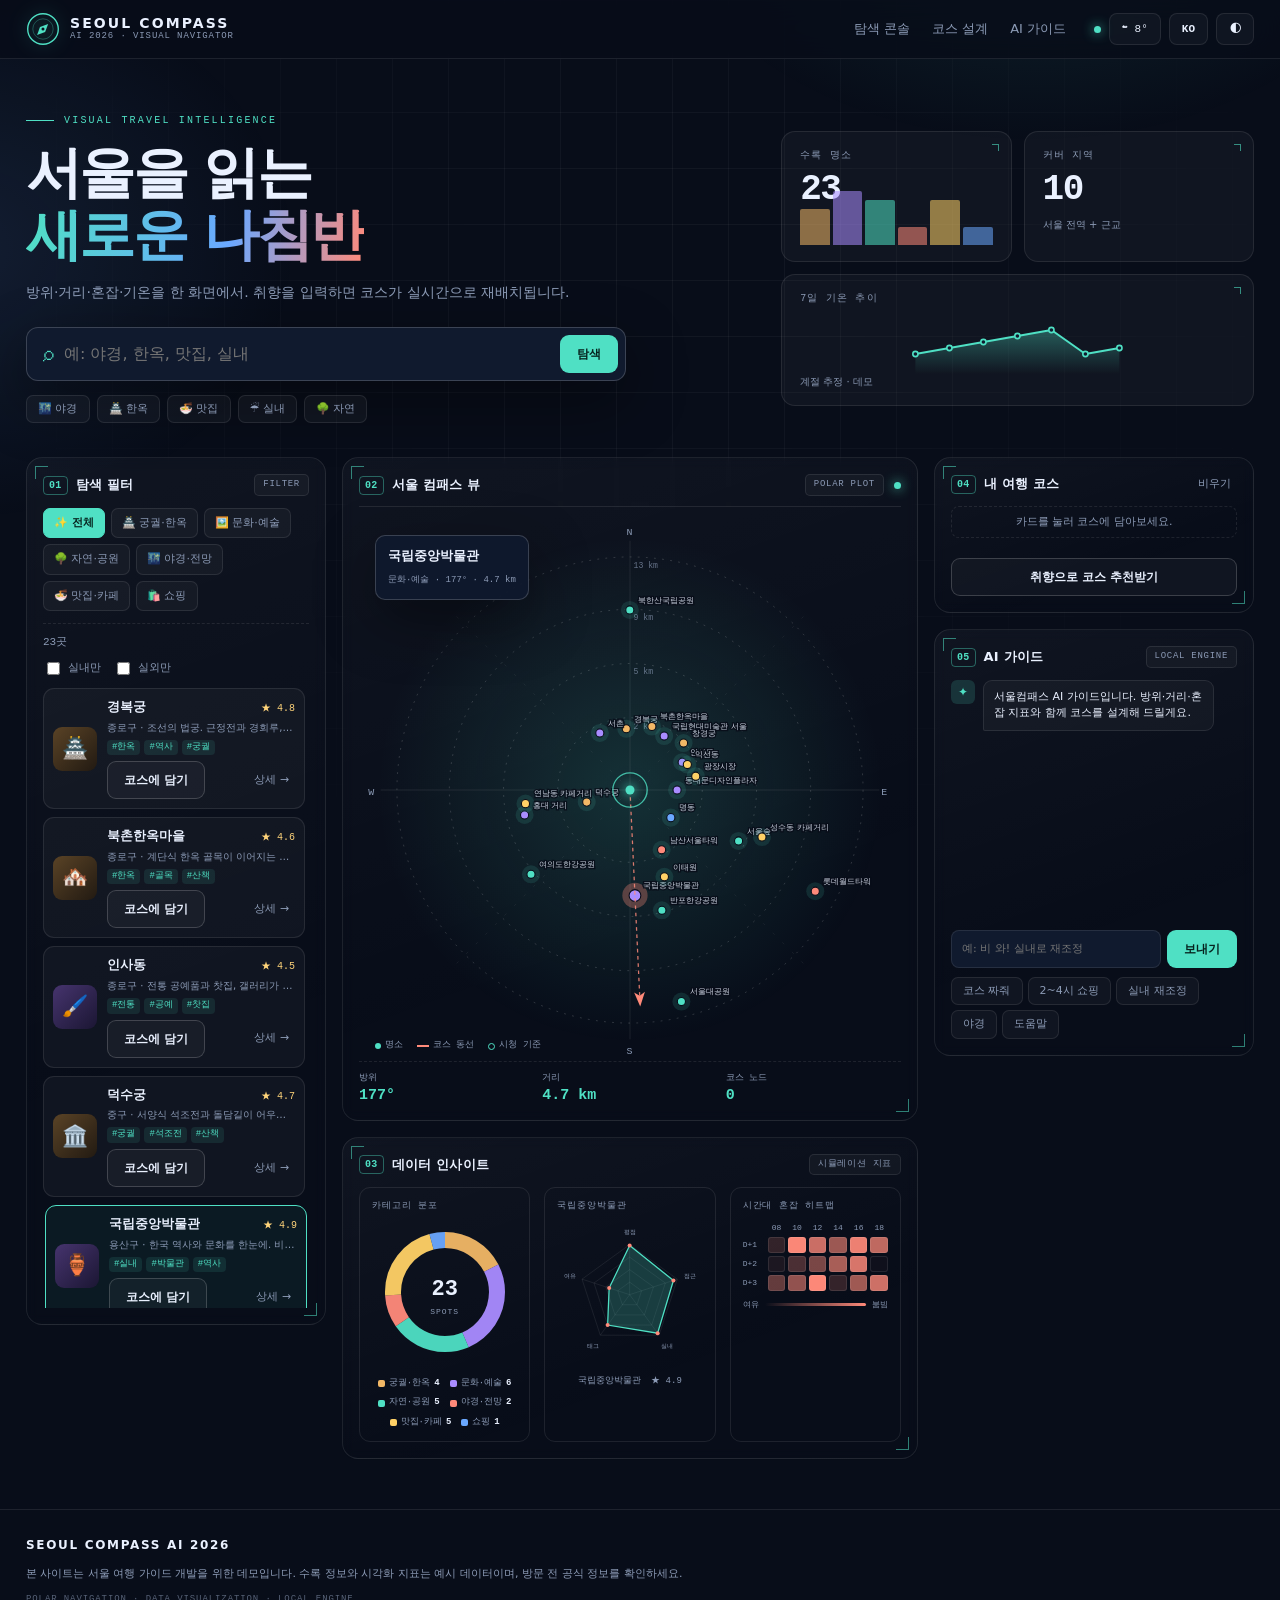
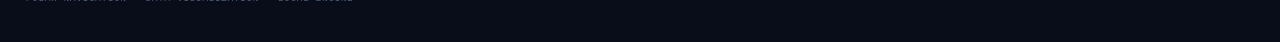
<file: index.html>
<!DOCTYPE html>
<html lang="ko">
<head>
  <meta charset="UTF-8" />
  <meta name="viewport" content="width=device-width, initial-scale=1.0" />
  <title>Seoul Compass AI 2026 — 비주얼 내비게이터</title>
  <meta name="description" content="서울 관광 명소를 나침반 뷰와 데이터 시각화로 탐색하고, 코스를 설계하는 서울 여행 가이드 데모입니다." />
  <link rel="stylesheet" href="assets/styles.css" />
</head>
<body data-theme="dark">
  <div class="bg-grid" aria-hidden="true"></div>
  <div class="bg-aurora" aria-hidden="true"></div>

  <header class="command-bar">
    <div class="command-inner">
      <a class="brand" href="#top" aria-label="Seoul Compass AI 홈">
        <span class="brand-mark" aria-hidden="true">
          <svg viewBox="0 0 40 40" width="34" height="34"><circle cx="20" cy="20" r="18" fill="none" stroke="currentColor" stroke-width="1.6"/><circle cx="20" cy="20" r="12" fill="none" stroke="currentColor" stroke-width=".7" opacity=".5"/><path d="M26 14l-3.5 9.5L13 27l3.5-9.5z" fill="currentColor"/><circle cx="20" cy="20" r="1.8" fill="#0b1120"/></svg>
        </span>
        <span class="brand-text"><strong>SEOUL COMPASS</strong><small>AI 2026 · VISUAL NAVIGATOR</small></span>
      </a>
      <nav class="top-nav" aria-label="주 메뉴">
        <a href="#console" data-i18n="nav.explore">탐색 콘솔</a>
        <a href="#course" data-i18n="nav.course">코스 설계</a>
        <a href="#guide" data-i18n="nav.guide">AI 가이드</a>
      </nav>
      <div class="header-actions">
        <span class="live-dot" title="데모 데이터"></span>
        <button id="weatherChip" class="chip weather-chip" type="button" title="계절 기반 추정 날씨">☁ 8°</button>
        <button id="langBtn" class="icon-btn" type="button" title="언어 전환">KO</button>
        <button id="themeBtn" class="icon-btn" type="button" title="테마 전환">◐</button>
      </div>
    </div>
  </header>

  <main id="top">
    <!-- HERO / BRIEFING -->
    <section class="briefing">
      <div class="briefing-copy">
        <p class="eyebrow"><span class="eyebrow-line"></span><span data-i18n="hero.eyebrow">VISUAL TRAVEL INTELLIGENCE</span></p>
        <h1><span data-i18n="hero.title1">서울을 읽는</span><br /><em data-i18n="hero.title2">새로운 나침반</em></h1>
        <p class="hero-desc" data-i18n="hero.desc">방위·거리·혼잡·기온을 한 화면에서. 취향을 입력하면 코스가 실시간으로 재배치됩니다.</p>
        <div class="hero-search">
          <span class="search-icon" aria-hidden="true">⌕</span>
          <input id="searchInput" type="search" placeholder="예: 야경, 한옥, 맛집, 실내" aria-label="명소 검색" data-i18n-ph="hero.search" />
          <button id="searchBtn" class="btn primary" type="button" data-i18n="hero.searchBtn">탐색</button>
        </div>
        <div class="quick-chips" id="quickChips">
          <button type="button" data-query="야경">🌃 야경</button>
          <button type="button" data-query="한옥">🏯 한옥</button>
          <button type="button" data-query="맛집">🍜 맛집</button>
          <button type="button" data-query="실내">☔ 실내</button>
          <button type="button" data-query="자연">🌳 자연</button>
        </div>
      </div>
      <div class="briefing-metrics">
        <div class="metric-card">
          <span class="metric-label" data-i18n="stat.spots">수록 명소</span>
          <strong id="statSpots">0</strong>
          <div class="metric-bars" id="metricBars" aria-hidden="true"></div>
        </div>
        <div class="metric-card">
          <span class="metric-label" data-i18n="stat.areas">커버 지역</span>
          <strong id="statAreas">0</strong>
          <span class="metric-sub" data-i18n="stat.areaSub">서울 전역 + 근교</span>
        </div>
        <div class="metric-card metric-weather">
          <span class="metric-label" data-i18n="stat.weather">7일 기온 추이</span>
          <svg id="tempSpark" viewBox="0 0 220 64" role="img" aria-label="7일 기온 스파크라인"></svg>
          <span class="metric-sub" data-i18n="stat.estimate">계절 추정 · 데모</span>
        </div>
      </div>
    </section>

    <!-- CONSOLE -->
    <section id="console" class="console">
      <!-- LEFT RAIL -->
      <aside class="rail rail-left">
        <div class="panel rail-panel">
          <div class="panel-head">
            <h2><span class="hud-index">01</span><span data-i18n="rail.title">탐색 필터</span></h2>
            <span class="badge">FILTER</span>
          </div>
          <div class="filters" id="filters" role="group" aria-label="카테고리 필터"></div>
          <div class="result-bar">
            <span id="resultCount" aria-live="polite">—</span>
            <div class="result-toggles">
              <label class="toggle"><input type="checkbox" id="indoorToggle" /><span data-i18n="explore.indoor">실내만</span></label>
              <label class="toggle"><input type="checkbox" id="outdoorToggle" /><span data-i18n="explore.outdoor">실외만</span></label>
            </div>
          </div>
          <div id="spotList" class="spot-list"></div>
        </div>
      </aside>

      <!-- CENTER STAGE -->
      <section class="stage-wrap">
        <div class="panel stage-panel">
          <div class="panel-head stage-head">
            <h2><span class="hud-index">02</span><span data-i18n="compass.title">서울 컴패스 뷰</span></h2>
            <div class="stage-tools"><span class="badge" data-i18n="compass.badge">POLAR PLOT</span><span class="live-dot"></span></div>
          </div>

          <div class="compass-shell">
            <svg id="seoulMap" viewBox="0 0 600 600" role="img" aria-label="시청 중심 방위·거리 나침반 뷰">
              <defs>
                <radialGradient id="compassGlow"><stop offset="0" stop-color="var(--accent)" stop-opacity=".16"/><stop offset="1" stop-color="var(--accent)" stop-opacity="0"/></radialGradient>
                <linearGradient id="routeGrad" x1="0" y1="0" x2="1" y2="1"><stop offset="0" stop-color="var(--accent)"/><stop offset="1" stop-color="var(--accent-3)"/></linearGradient>
              </defs>
              <circle cx="300" cy="300" r="280" fill="url(#compassGlow)" />
              <g id="compassGrid"></g>
              <g id="routeLayer"></g>
              <g id="mapMarkers"></g>
              <g id="needleLayer"></g>
              <g class="compass-core">
                <circle cx="300" cy="300" r="19" class="core-ring" />
                <circle cx="300" cy="300" r="5" class="core-dot" />
              </g>
            </svg>
            <div id="mapCallout" class="map-callout" hidden></div>
            <div class="compass-legend">
              <span><i class="legend-dot"></i><span data-i18n="compass.legendSpot">명소</span></span>
              <span><i class="legend-line"></i><span data-i18n="compass.legendRoute">코스 동선</span></span>
              <span><i class="legend-center"></i><span data-i18n="compass.legendCenter">시청 기준</span></span>
            </div>
          </div>

          <div class="stage-readout">
            <div><span data-i18n="compass.bearing">방위</span><strong id="bearingValue">—</strong></div>
            <div><span data-i18n="compass.distance">거리</span><strong id="distanceValue">—</strong></div>
            <div><span data-i18n="compass.routeNodes">코스 노드</span><strong id="routeReadout">0</strong></div>
          </div>
        </div>

        <div class="panel insight-panel" id="insight">
          <div class="panel-head">
            <h2><span class="hud-index">03</span><span data-i18n="insight.title">데이터 인사이트</span></h2>
            <span class="badge" data-i18n="insight.badge">시뮬레이션 지표</span>
          </div>
          <div class="insight-grid">
            <div class="viz-block">
              <span class="viz-label" data-i18n="viz.category">카테고리 분포</span>
              <div class="donut-wrap">
                <svg id="catDonut" viewBox="0 0 140 140" role="img" aria-label="카테고리 분포 도넛 차트"></svg>
                <div class="donut-center"><strong id="donutTotal">0</strong><small data-i18n="viz.places">SPOTS</small></div>
              </div>
              <div id="catLegend" class="viz-legend"></div>
            </div>
            <div class="viz-block">
              <span class="viz-label" id="vizSpotName" data-i18n="viz.profile">선택 명소 프로필</span>
              <svg id="radarChart" viewBox="0 0 180 180" role="img" aria-label="명소 프로필 레이더 차트"></svg>
              <div id="radarMeta" class="viz-legend"></div>
            </div>
            <div class="viz-block heat-block">
              <span class="viz-label" data-i18n="viz.heat">시간대 혼잡 히트맵</span>
              <div id="heatGrid" class="heat-grid" aria-hidden="true"></div>
              <div class="heat-scale"><span data-i18n="viz.quiet">여유</span><i></i><span data-i18n="viz.busy">붐빔</span></div>
            </div>
          </div>
        </div>
      </section>

      <!-- RIGHT RAIL -->
      <aside class="rail rail-right">
        <div class="panel" id="course">
          <div class="panel-head">
            <h2><span class="hud-index">04</span><span data-i18n="course.title">내 여행 코스</span></h2>
            <button id="clearCourse" class="link-btn" type="button" data-i18n="course.clear">비우기</button>
          </div>
          <ol id="courseList" class="course-list"><li class="empty" data-i18n="course.empty">카드를 눌러 코스에 담아보세요.</li></ol>
          <div id="courseSummary" class="course-summary" hidden></div>
          <button id="recommendBtn" class="btn outline full" type="button" data-i18n="course.recommend">취향으로 코스 추천받기</button>
        </div>

        <div class="panel" id="guide">
          <div class="panel-head">
            <h2><span class="hud-index">05</span><span data-i18n="guide.title">AI 가이드</span></h2>
            <span class="badge">LOCAL ENGINE</span>
          </div>
          <div id="chatLog" class="chat-log" aria-live="polite"></div>
          <form id="chatForm" class="chat-form">
            <input id="chatInput" type="text" autocomplete="off" placeholder="예: 비 와! 실내로 재조정" aria-label="AI 가이드 메시지" data-i18n-ph="guide.placeholder" />
            <button class="btn primary" type="submit" data-i18n="guide.send">보내기</button>
          </form>
          <div class="chat-suggestions" id="chatSuggestions">
            <button type="button" data-message="코스 짜줘">코스 짜줘</button>
            <button type="button" data-message="오후2시부터 4시까지 쇼핑을 하고싶어">2~4시 쇼핑</button>
            <button type="button" data-message="비 와! 실내로 재조정">실내 재조정</button>
            <button type="button" data-message="야경 명소 알려줘">야경</button>
            <button type="button" data-message="도움말">도움말</button>
          </div>
        </div>
      </aside>
    </section>
  </main>

  <footer class="site-footer">
    <div class="footer-inner">
      <strong>SEOUL COMPASS AI 2026</strong>
      <p data-i18n="footer.note">본 사이트는 서울 여행 가이드 개발을 위한 데모입니다. 수록 정보와 시각화 지표는 예시 데이터이며, 방문 전 공식 정보를 확인하세요.</p>
      <p class="footer-meta">POLAR NAVIGATION · DATA VISUALIZATION · LOCAL ENGINE</p>
    </div>
  </footer>

  <!-- DETAIL MODAL -->
  <div id="modal" class="modal" hidden>
    <div class="modal-backdrop" data-close></div>
    <div class="modal-card" role="dialog" aria-modal="true" aria-labelledby="modalTitle">
      <button class="modal-close" type="button" data-close aria-label="닫기">×</button>
      <div id="modalBody"></div>
    </div>
  </div>

  <script src="assets/data.js"></script>
  <script src="assets/viz.js"></script>
  <script src="assets/app.js"></script>
</body>
</html>
</file>
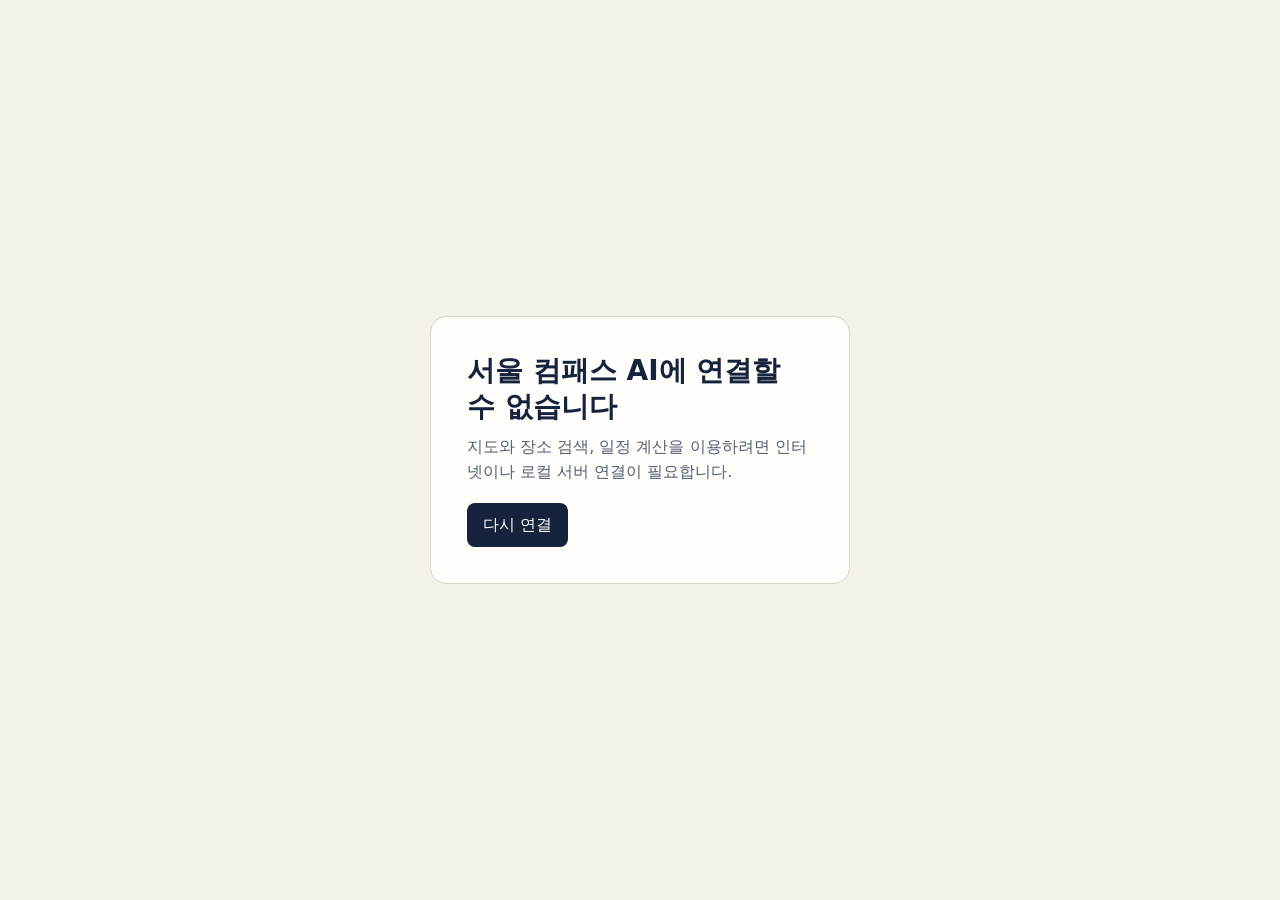
<file: frontend/offline.html>
<!doctype html>
<html lang="ko">
<head>
  <meta charset="utf-8">
  <meta name="viewport" content="width=device-width, initial-scale=1, viewport-fit=cover">
  <meta name="theme-color" content="#f5f2eb">
  <title>연결 확인 · 서울 컴패스 AI</title>
  <style>
    * {box-sizing:border-box}
    body {margin:0; min-height:100svh; display:grid; place-items:center; padding:24px;
      background:#f5f2eb; color:#16233c; font:16px/1.6 system-ui,sans-serif}
    main {width:min(100%,420px); padding:clamp(20px,6vw,36px); border:1px solid #ddd6ca;
      border-radius:16px; background:#fffdf9}
    h1 {margin:0 0 8px; font-size:clamp(22px,6vw,28px); line-height:1.3}
    p {margin:0 0 18px; color:#526074}
    button {min-height:44px; padding:7px 16px; border:0; border-radius:8px; background:#16233c;
      color:white; font:inherit; cursor:pointer}
  </style>
</head>
<body>
  <main>
    <h1>서울 컴패스 AI에 연결할 수 없습니다</h1>
    <p>지도와 장소 검색, 일정 계산을 이용하려면 인터넷이나 로컬 서버 연결이 필요합니다.</p>
    <form method="get"><button type="submit">다시 연결</button></form>
  </main>
</body>
</html>
</file>
<file: assets/styles.css>
/* Seoul Compass AI 2026 — Visual Navigator / HUD 대시보드 스타일 */
:root {
  --bg: #080d19;
  --bg-2: #0e1729;
  --panel: rgba(255, 255, 255, .035);
  --panel-solid: #101a2e;
  --line: rgba(255, 255, 255, .09);
  --line-strong: rgba(255, 255, 255, .18);
  --text: #eaf1ff;
  --muted: #8c9bb6;
  --accent: #4fe0c4;
  --accent-2: #6aa8ff;
  --accent-3: #ff8a7a;
  --shadow: 0 20px 60px rgba(0, 0, 0, .4);
  --mono: "SFMono-Regular", Consolas, "Liberation Mono", monospace;
}
body[data-theme="light"] {
  --bg: #f4f6fa;
  --bg-2: #ffffff;
  --panel: rgba(19, 31, 56, .03);
  --panel-solid: #ffffff;
  --line: rgba(19, 31, 56, .12);
  --line-strong: rgba(19, 31, 56, .22);
  --text: #17223b;
  --muted: #68768f;
  --accent: #0e8f7e;
  --accent-2: #3568c8;
  --accent-3: #c2503f;
  --shadow: 0 18px 45px rgba(20, 32, 58, .12);
}

* { box-sizing: border-box; }
html { scroll-behavior: smooth; }
body {
  margin: 0; min-height: 100vh; background: var(--bg); color: var(--text);
  font-family: "Pretendard", "Apple SD Gothic Neo", "Malgun Gothic", system-ui, sans-serif;
  line-height: 1.5; transition: background .3s, color .3s; overflow-x: hidden;
}
button, input { font: inherit; }
button { cursor: pointer; }
a { color: inherit; text-decoration: none; }
.bg-grid {
  position: fixed; inset: 0; pointer-events: none; z-index: 0;
  background-image: linear-gradient(var(--line) 1px, transparent 1px), linear-gradient(90deg, var(--line) 1px, transparent 1px);
  background-size: 56px 56px; mask-image: radial-gradient(circle at 50% 30%, #000 10%, transparent 78%); opacity: .5;
}
.bg-aurora {
  position: fixed; inset: -20%; pointer-events: none; z-index: 0;
  background: radial-gradient(600px 420px at 72% 4%, rgba(79, 224, 196, .13), transparent 65%),
              radial-gradient(520px 420px at 12% 34%, rgba(106, 168, 255, .11), transparent 65%);
}
main, .site-header, .site-footer { position: relative; z-index: 1; }

/* Command bar */
.command-bar { position: sticky; top: 0; z-index: 40; backdrop-filter: blur(20px); background: color-mix(in srgb, var(--bg) 82%, transparent); border-bottom: 1px solid var(--line); }
.command-inner { max-width: 1500px; margin: auto; padding: 12px 26px; display: flex; align-items: center; gap: 28px; }
.brand { display: flex; align-items: center; gap: 10px; }
.brand-mark { color: var(--accent); display: flex; filter: drop-shadow(0 0 10px color-mix(in srgb, var(--accent) 45%, transparent)); }
.brand-text { display: flex; flex-direction: column; line-height: 1.1; }
.brand-text strong { font-size: 14px; letter-spacing: .15em; }
.brand-text small { font-family: var(--mono); font-size: 9px; letter-spacing: .1em; color: var(--muted); }
.top-nav { display: flex; gap: 22px; margin-left: auto; font-size: 13px; color: var(--muted); }
.top-nav a:hover { color: var(--accent); }
.header-actions { display: flex; align-items: center; gap: 8px; }
.live-dot { width: 7px; height: 7px; border-radius: 50%; background: var(--accent); box-shadow: 0 0 12px var(--accent); animation: pulse 2.4s infinite; }
@keyframes pulse { 50% { opacity: .35; transform: scale(.8); } }
.chip, .icon-btn { border: 1px solid var(--line); background: var(--panel); color: var(--text); border-radius: 8px; padding: 7px 12px; font-size: 11px; font-family: var(--mono); }
.icon-btn:hover, .chip:hover { border-color: var(--accent); color: var(--accent); }
.icon-btn { min-width: 38px; font-weight: 700; }

/* Briefing */
.briefing { max-width: 1500px; margin: auto; padding: 54px 26px 34px; display: grid; grid-template-columns: 1.2fr .8fr; gap: 46px; align-items: center; }
.eyebrow { display: flex; align-items: center; gap: 10px; font-family: var(--mono); font-size: 10px; letter-spacing: .22em; color: var(--accent); margin: 0 0 14px; }
.eyebrow-line { width: 28px; height: 1px; background: var(--accent); }
.briefing h1 { font-size: clamp(36px, 4.4vw, 62px); line-height: 1.1; letter-spacing: -.045em; margin: 0 0 16px; }
.briefing h1 em { font-style: normal; background: linear-gradient(100deg, var(--accent), var(--accent-2) 60%, var(--accent-3)); -webkit-background-clip: text; background-clip: text; color: transparent; }
.hero-desc { color: var(--muted); font-size: 14px; max-width: 560px; margin: 0 0 24px; }
.hero-search { display: flex; align-items: center; gap: 8px; max-width: 600px; background: var(--panel-solid); border: 1px solid var(--line-strong); border-radius: 12px; padding: 7px 7px 7px 16px; box-shadow: var(--shadow); }
.hero-search:focus-within { border-color: var(--accent); box-shadow: 0 0 0 3px color-mix(in srgb, var(--accent) 14%, transparent); }
.search-icon { color: var(--accent); font-size: 21px; }
.hero-search input { flex: 1; min-width: 0; background: none; border: 0; outline: 0; color: var(--text); }
.quick-chips { display: flex; flex-wrap: wrap; gap: 7px; margin-top: 14px; }
.quick-chips button, .chat-suggestions button { border: 1px solid var(--line); background: var(--panel); color: var(--muted); border-radius: 7px; padding: 5px 11px; font-size: 11px; }
.quick-chips button:hover, .chat-suggestions button:hover { color: var(--accent); border-color: var(--accent); }
.briefing-metrics { display: grid; grid-template-columns: 1fr 1fr; gap: 12px; }
.metric-card { border: 1px solid var(--line); background: var(--panel); border-radius: 14px; padding: 16px 18px; position: relative; overflow: hidden; }
.metric-card::after { content: ''; position: absolute; right: 12px; top: 12px; width: 6px; height: 6px; border-top: 1px solid var(--accent); border-right: 1px solid var(--accent); opacity: .6; }
.metric-card.metric-weather { grid-column: 1 / -1; }
.metric-label { display: block; font-family: var(--mono); font-size: 10px; letter-spacing: .12em; color: var(--muted); }
.metric-card strong { font-family: var(--mono); font-size: 36px; font-weight: 600; letter-spacing: -.04em; }
.metric-sub { display: block; font-size: 10px; color: var(--muted); }
.metric-bars { display: flex; gap: 3px; align-items: flex-end; height: 22px; margin-top: 6px; }
.metric-bars i { flex: 1; background: var(--accent); opacity: .55; border-radius: 2px 2px 0 0; }
#tempSpark { width: 100%; height: 64px; display: block; margin-top: 4px; }
.spark-line { fill: none; stroke: var(--accent); stroke-width: 2; stroke-linecap: round; stroke-linejoin: round; }
.spark-dot { fill: var(--panel-solid); stroke: var(--accent); stroke-width: 1.6; }

/* Console grid */
.console { max-width: 1500px; margin: auto; padding: 0 26px 50px; display: grid; grid-template-columns: 300px minmax(0, 1fr) 320px; gap: 16px; align-items: start; }
.rail, .stage-wrap { display: flex; flex-direction: column; gap: 16px; min-width: 0; }
.panel { border: 1px solid var(--line); background: linear-gradient(160deg, var(--panel), transparent 70%); border-radius: 16px; padding: 16px; position: relative; backdrop-filter: blur(6px); }
.panel::before, .panel::after { content: ''; position: absolute; width: 12px; height: 12px; pointer-events: none; opacity: .55; }
.panel::before { left: 8px; top: 8px; border-left: 1px solid var(--accent); border-top: 1px solid var(--accent); }
.panel::after { right: 8px; bottom: 8px; border-right: 1px solid var(--accent); border-bottom: 1px solid var(--accent); }
.panel-head { display: flex; justify-content: space-between; align-items: center; gap: 10px; margin-bottom: 12px; }
.panel-head h2 { font-size: 13px; letter-spacing: .02em; margin: 0; display: flex; align-items: center; gap: 8px; }
.hud-index { font-family: var(--mono); font-size: 10px; color: var(--accent); border: 1px solid color-mix(in srgb, var(--accent) 40%, transparent); border-radius: 4px; padding: 1px 5px; }
.badge { border: 1px solid var(--line); background: var(--panel); color: var(--muted); border-radius: 5px; padding: 3px 8px; font-family: var(--mono); font-size: 9px; letter-spacing: .08em; }
.btn { border-radius: 9px; border: 1px solid transparent; padding: 9px 16px; font-weight: 700; font-size: 12px; }
.btn.primary { background: var(--accent); color: #06231e; }
.btn.primary:hover { filter: brightness(1.1); }
.btn.outline { border-color: var(--line-strong); background: var(--panel); color: var(--text); }
.btn.outline:hover { border-color: var(--accent); color: var(--accent); }
.btn.full { width: 100%; }
.link-btn { border: 0; background: none; color: var(--muted); font-size: 11px; }
.link-btn:hover { color: var(--accent); }

/* Filters + spot list */
.filters { display: flex; flex-wrap: wrap; gap: 6px; margin-bottom: 12px; }
.filter-btn { border: 1px solid var(--line); background: var(--panel); color: var(--muted); border-radius: 7px; padding: 6px 10px; font-size: 11px; }
.filter-btn.active { background: var(--accent); color: #06231e; border-color: var(--accent); font-weight: 700; }
.result-bar { display: flex; flex-direction: column; gap: 8px; font-family: var(--mono); font-size: 11px; color: var(--muted); border-top: 1px dashed var(--line); padding-top: 10px; margin-bottom: 10px; }
.result-toggles { display: flex; gap: 12px; }
.toggle { display: flex; align-items: center; gap: 5px; cursor: pointer; font-size: 11px; }
.toggle input { accent-color: var(--accent); width: 13px; height: 13px; }
.spot-list { display: flex; flex-direction: column; gap: 8px; max-height: 620px; overflow-y: auto; padding-right: 4px; }
.spot-list::-webkit-scrollbar, .chat-log::-webkit-scrollbar { width: 5px; }
.spot-list::-webkit-scrollbar-thumb, .chat-log::-webkit-scrollbar-thumb { background: var(--line-strong); border-radius: 5px; }
.spot-card { display: flex; gap: 10px; align-items: center; border: 1px solid var(--line); background: var(--panel); border-radius: 11px; padding: 9px; cursor: pointer; transition: border-color .2s, transform .2s, background .2s; }
.spot-card:hover, .spot-card.selected { border-color: var(--accent); transform: translateX(2px); background: color-mix(in srgb, var(--accent) 6%, transparent); }
.spot-thumb { width: 44px; height: 44px; flex: 0 0 auto; display: grid; place-items: center; font-size: 21px; border-radius: 9px; position: relative; }
.spot-thumb.cat-heritage { background: linear-gradient(135deg, #5a4326, #221a12); }
.spot-thumb.cat-culture { background: linear-gradient(135deg, #46346e, #1b1633); }
.spot-thumb.cat-nature { background: linear-gradient(135deg, #1f6253, #102e28); }
.spot-thumb.cat-night { background: linear-gradient(135deg, #6b3156, #241529); }
.spot-thumb.cat-food { background: linear-gradient(135deg, #7b4728, #2d1b12); }
.spot-thumb.cat-shopping { background: linear-gradient(135deg, #2e4c7d, #152238); }
.spot-info { min-width: 0; flex: 1; }
.spot-title-row { display: flex; justify-content: space-between; gap: 6px; align-items: baseline; }
.spot-title-row h3 { font-size: 12.5px; margin: 0; overflow: hidden; text-overflow: ellipsis; white-space: nowrap; }
.rating { font-family: var(--mono); font-size: 10px; color: #ffd47a; }
.spot-sub { color: var(--muted); font-size: 10px; margin: 3px 0 5px; overflow: hidden; text-overflow: ellipsis; white-space: nowrap; }
.tag-row { display: flex; gap: 4px; flex-wrap: wrap; }
.tag { font-family: var(--mono); font-size: 9px; color: var(--accent); background: color-mix(in srgb, var(--accent) 10%, transparent); border-radius: 4px; padding: 1px 5px; }
.card-actions { display: flex; justify-content: space-between; align-items: center; margin-top: 6px; }
.empty-state { text-align: center; color: var(--muted); padding: 40px 10px; border: 1px dashed var(--line); border-radius: 10px; font-size: 12px; }
.empty-state h3 { margin: 0 0 6px; font-size: 13px; color: var(--text); }

/* Compass stage */
.stage-panel { padding-bottom: 12px; }
.stage-head { border-bottom: 1px solid var(--line); padding-bottom: 10px; }
.stage-tools { display: flex; align-items: center; gap: 10px; }
.compass-shell { position: relative; display: grid; place-items: center; }
#seoulMap { width: 100%; max-width: 620px; height: auto; display: block; }
.grid-ring { fill: none; stroke: var(--line-strong); stroke-width: 1; stroke-dasharray: 2 7; }
.grid-ring-label { fill: var(--muted); font-family: var(--mono); font-size: 9px; opacity: .7; }
.grid-axis { stroke: var(--line); stroke-width: 1; }
.grid-axis.faint { stroke-dasharray: 3 12; opacity: .7; }
.compass-dir { fill: var(--muted); font-family: var(--mono); font-size: 11px; text-anchor: middle; letter-spacing: .1em; }
.core-ring { fill: none; stroke: var(--accent); stroke-width: 1.5; opacity: .8; }
.core-dot { fill: var(--accent); filter: drop-shadow(0 0 6px var(--accent)); }
.marker { cursor: pointer; }
.marker .halo { fill: var(--accent); opacity: .12; }
.marker .dot { fill: var(--accent); stroke: var(--bg); stroke-width: 1.2; }
.marker.selected .halo { fill: var(--accent-3); opacity: .32; }
.marker.selected .dot { fill: var(--accent-3); }
.marker text { fill: var(--text); font-size: 9px; paint-order: stroke; stroke: var(--bg); stroke-width: 3px; opacity: .85; }
.marker:hover text { fill: var(--accent); opacity: 1; }
.route-path { fill: none; stroke: url(#routeGrad); stroke-width: 2; stroke-dasharray: 7 6; animation: routeFlow 1.4s linear infinite; opacity: .9; }
@keyframes routeFlow { to { stroke-dashoffset: -26; } }
.route-node { fill: var(--panel-solid); stroke: var(--accent); stroke-width: 1.6; }
.route-label { fill: #06231e; font-family: var(--mono); font-size: 9px; font-weight: 700; text-anchor: middle; }
.needle-line { stroke: var(--accent-3); stroke-width: 1.4; stroke-dasharray: 4 4; opacity: .85; }
.needle-tip { fill: var(--accent-3); }
.map-callout { position: absolute; left: 16px; top: 16px; max-width: 200px; border: 1px solid var(--line-strong); background: color-mix(in srgb, var(--panel-solid) 92%, transparent); border-radius: 10px; padding: 10px 12px; box-shadow: var(--shadow); animation: fadeUp .25s ease; }
@keyframes fadeUp { from { opacity: 0; transform: translateY(6px); } }
.map-callout strong { display: block; font-size: 13px; }
.map-callout span { font-family: var(--mono); font-size: 9px; color: var(--muted); }
.compass-legend { position: absolute; bottom: 8px; left: 16px; display: flex; gap: 14px; font-size: 9px; color: var(--muted); font-family: var(--mono); }
.compass-legend span { display: flex; align-items: center; gap: 4px; }
.legend-dot { width: 6px; height: 6px; border-radius: 50%; background: var(--accent); }
.legend-line { width: 12px; height: 2px; background: var(--accent-3); }
.legend-center { width: 7px; height: 7px; border: 1px solid var(--accent); border-radius: 50%; }
.stage-readout { display: grid; grid-template-columns: repeat(3, 1fr); gap: 8px; border-top: 1px dashed var(--line); padding-top: 10px; }
.stage-readout div { display: flex; flex-direction: column; }
.stage-readout span { font-family: var(--mono); font-size: 9px; color: var(--muted); }
.stage-readout strong { font-family: var(--mono); font-size: 15px; color: var(--accent); }

/* Insight visualizations */
.insight-grid { display: grid; grid-template-columns: repeat(3, minmax(0, 1fr)); gap: 14px; }
.viz-block { border: 1px solid var(--line); border-radius: 11px; padding: 12px; min-width: 0; }
.viz-label { display: block; font-family: var(--mono); font-size: 9px; letter-spacing: .1em; color: var(--muted); margin-bottom: 8px; }
.donut-wrap { position: relative; width: 140px; margin: auto; }
#catDonut { width: 140px; height: 140px; }
.donut-center { position: absolute; inset: 0; display: grid; place-content: center; text-align: center; pointer-events: none; }
.donut-center strong { font-family: var(--mono); font-size: 22px; }
.donut-center small { font-family: var(--mono); font-size: 8px; color: var(--muted); letter-spacing: .12em; }
.viz-legend { display: flex; flex-wrap: wrap; gap: 6px 10px; justify-content: center; margin-top: 8px; }
.legend-item { display: inline-flex; align-items: center; gap: 4px; font-family: var(--mono); font-size: 9px; color: var(--muted); }
.legend-item i { width: 7px; height: 7px; border-radius: 2px; }
.legend-item b { color: var(--text); font-weight: 600; }
#radarChart { width: 100%; max-width: 180px; display: block; margin: auto; }
.radar-ring { fill: none; stroke: var(--line); stroke-width: 1; }
.radar-axis { stroke: var(--line); stroke-width: 1; }
.radar-label { fill: var(--muted); font-size: 8px; text-anchor: middle; font-family: var(--mono); }
.radar-shape { fill: color-mix(in srgb, var(--accent) 22%, transparent); stroke: var(--accent); stroke-width: 1.6; }
.radar-dot { fill: var(--accent-3); }
.heat-block { grid-column: span 1; }
.heat-grid { display: grid; grid-template-columns: 22px repeat(6, 1fr); gap: 3px; align-items: center; }
.heat-hour { font-family: var(--mono); font-size: 8px; color: var(--muted); text-align: center; }
.heat-day { font-family: var(--mono); font-size: 8px; color: var(--muted); }
.heat-cell { height: 16px; border-radius: 3px; background: color-mix(in srgb, var(--accent-3) calc(var(--v) * 1%), transparent); border: 1px solid var(--line); }
.heat-scale { display: flex; align-items: center; gap: 6px; margin-top: 8px; font-family: var(--mono); font-size: 8px; color: var(--muted); }
.heat-scale i { flex: 1; height: 3px; background: linear-gradient(90deg, transparent, var(--accent-3)); border-radius: 3px; }

/* Course + chat */
.course-list { list-style: none; margin: 0 0 10px; padding: 0; display: flex; flex-direction: column; gap: 6px; }
.course-list li { display: flex; align-items: center; gap: 8px; font-size: 12px; border: 1px solid var(--line); border-radius: 8px; padding: 7px 9px; background: var(--panel); animation: fadeUp .2s ease; }
.course-list li.empty { border-style: dashed; color: var(--muted); justify-content: center; font-size: 11px; background: none; }
.course-num { width: 19px; height: 19px; display: grid; place-items: center; border-radius: 5px; background: var(--accent); color: #06231e; font-family: var(--mono); font-size: 10px; font-weight: 700; }
.course-name { flex: 1; overflow: hidden; text-overflow: ellipsis; white-space: nowrap; }
.remove-btn { border: 0; background: none; color: var(--muted); font-size: 16px; line-height: 1; }
.remove-btn:hover { color: var(--accent-3); }
.course-summary { display: flex; justify-content: space-between; gap: 8px; font-family: var(--mono); font-size: 10px; color: var(--muted); margin-bottom: 10px; }
.course-summary strong { color: var(--text); font-size: 13px; display: block; }
.chat-log { height: 240px; overflow-y: auto; display: flex; flex-direction: column; gap: 9px; padding-right: 4px; }
.chat-row { display: flex; gap: 8px; align-items: flex-start; }
.chat-row.user { flex-direction: row-reverse; }
.avatar { width: 24px; height: 24px; flex: 0 0 auto; border-radius: 6px; display: grid; place-items: center; background: color-mix(in srgb, var(--accent) 16%, transparent); color: var(--accent); font-size: 12px; }
.chat-row.user .avatar { background: var(--panel); color: var(--text); }
.bubble { max-width: 82%; font-size: 11px; white-space: pre-wrap; border: 1px solid var(--line); background: var(--panel); padding: 8px 10px; border-radius: 9px 9px 9px 2px; }
.chat-row.user .bubble { background: color-mix(in srgb, var(--accent) 12%, var(--panel-solid)); border-radius: 9px 9px 2px 9px; }
.chat-form { display: flex; gap: 6px; margin-top: 10px; }
.chat-form input { flex: 1; min-width: 0; background: var(--panel-solid); border: 1px solid var(--line); color: var(--text); border-radius: 8px; padding: 8px 10px; font-size: 11px; outline: none; }
.chat-form input:focus { border-color: var(--accent); }
.chat-suggestions { display: flex; flex-wrap: wrap; gap: 5px; margin-top: 9px; }

/* Footer + modal */
.site-footer { border-top: 1px solid var(--line); padding: 26px; }
.footer-inner { max-width: 1500px; margin: auto; font-size: 11px; color: var(--muted); }
.footer-inner strong { color: var(--text); letter-spacing: .14em; font-size: 12px; }
.footer-meta { font-family: var(--mono); font-size: 9px; opacity: .6; letter-spacing: .1em; }
.modal { position: fixed; inset: 0; z-index: 100; display: grid; place-items: center; padding: 20px; }
.modal[hidden] { display: none; }
.modal-backdrop { position: absolute; inset: 0; background: rgba(3, 7, 16, .76); backdrop-filter: blur(6px); }
.modal-card { position: relative; width: min(510px, 100%); max-height: 88vh; overflow-y: auto; background: var(--panel-solid); border: 1px solid var(--line-strong); border-radius: 18px; box-shadow: var(--shadow); }
.modal-close { position: absolute; right: 12px; top: 10px; z-index: 2; width: 28px; height: 28px; border-radius: 7px; border: 1px solid var(--line); background: rgba(0,0,0,.3); color: #fff; font-size: 18px; }
.modal-hero { height: 120px; display: grid; place-items: center; font-size: 50px; }
.modal-content { padding: 18px 20px 22px; }
.modal-content h2 { margin: 0 0 8px; font-size: 20px; }
.modal-content h2 small { display: block; font-family: var(--mono); font-size: 10px; color: var(--muted); font-weight: 400; }
.modal-desc { font-size: 12px; color: var(--muted); }
.modal-meta { display: grid; grid-template-columns: repeat(3, 1fr); gap: 8px; margin: 16px 0; }
.modal-meta div { border: 1px solid var(--line); border-radius: 9px; padding: 9px; }
.modal-meta b { display: block; font-family: var(--mono); font-size: 9px; color: var(--muted); margin: 3px 0 4px; }
.modal-meta p { margin: 0; font-size: 10px; }
.modal-tip { font-size: 11px; color: var(--accent); }
.modal-content .btn { margin-top: 14px; }

/* Responsive */
@media (max-width: 1240px) {
  .console { grid-template-columns: 280px minmax(0, 1fr); }
  .rail-right { grid-column: 1 / -1; display: grid; grid-template-columns: 1fr 1fr; }
}
@media (max-width: 900px) {
  .briefing { grid-template-columns: 1fr; padding-top: 36px; }
  .briefing-metrics { grid-template-columns: 1fr 1fr; }
  .console { grid-template-columns: 1fr; }
  .rail-right { grid-column: auto; grid-template-columns: 1fr; }
  .top-nav { display: none; }
  .insight-grid { grid-template-columns: 1fr 1fr; }
  .heat-block { grid-column: 1 / -1; }
  .spot-list { max-height: none; }
}
@media (max-width: 560px) {
  .command-inner { padding: 10px 14px; }
  .briefing { padding: 28px 14px; }
  .console { padding: 0 14px 30px; }
  .insight-grid { grid-template-columns: 1fr; }
  .weather-chip { display: none; }
  .compass-legend { display: none; }
}
</file>
